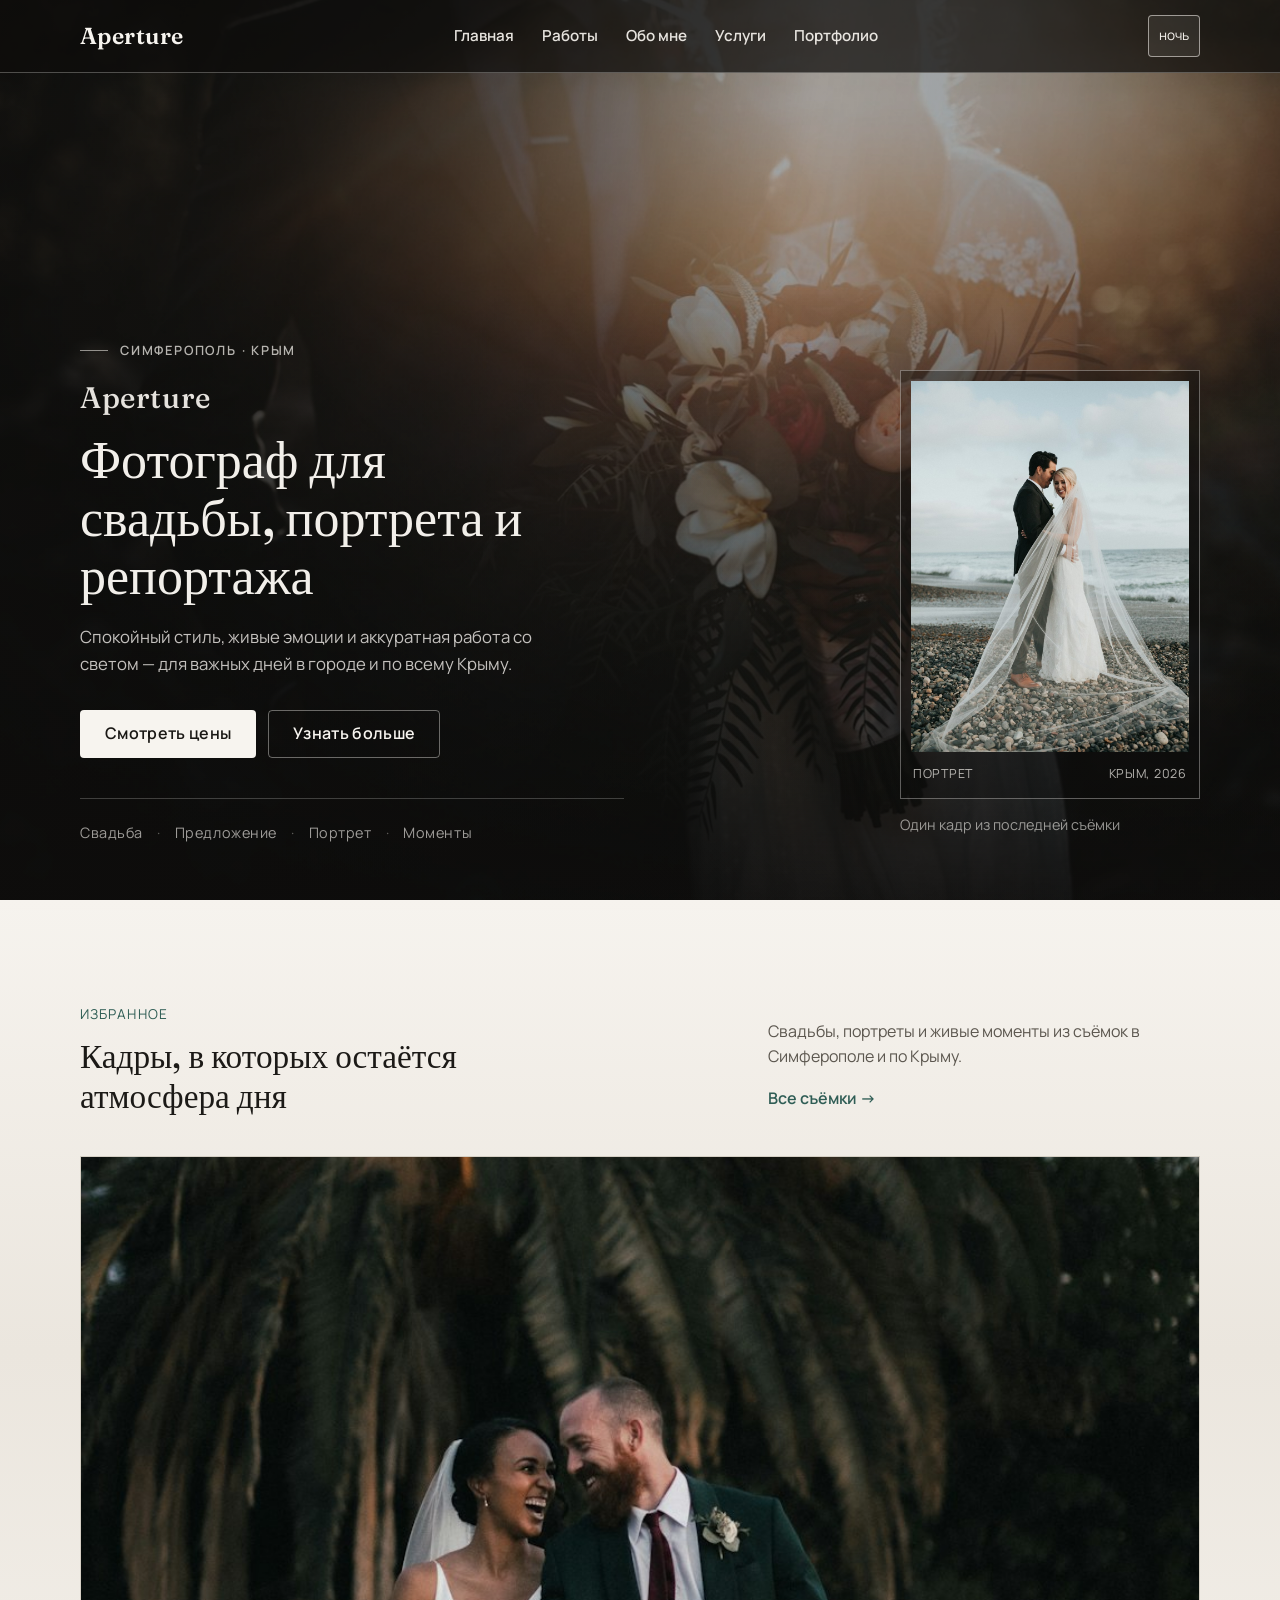
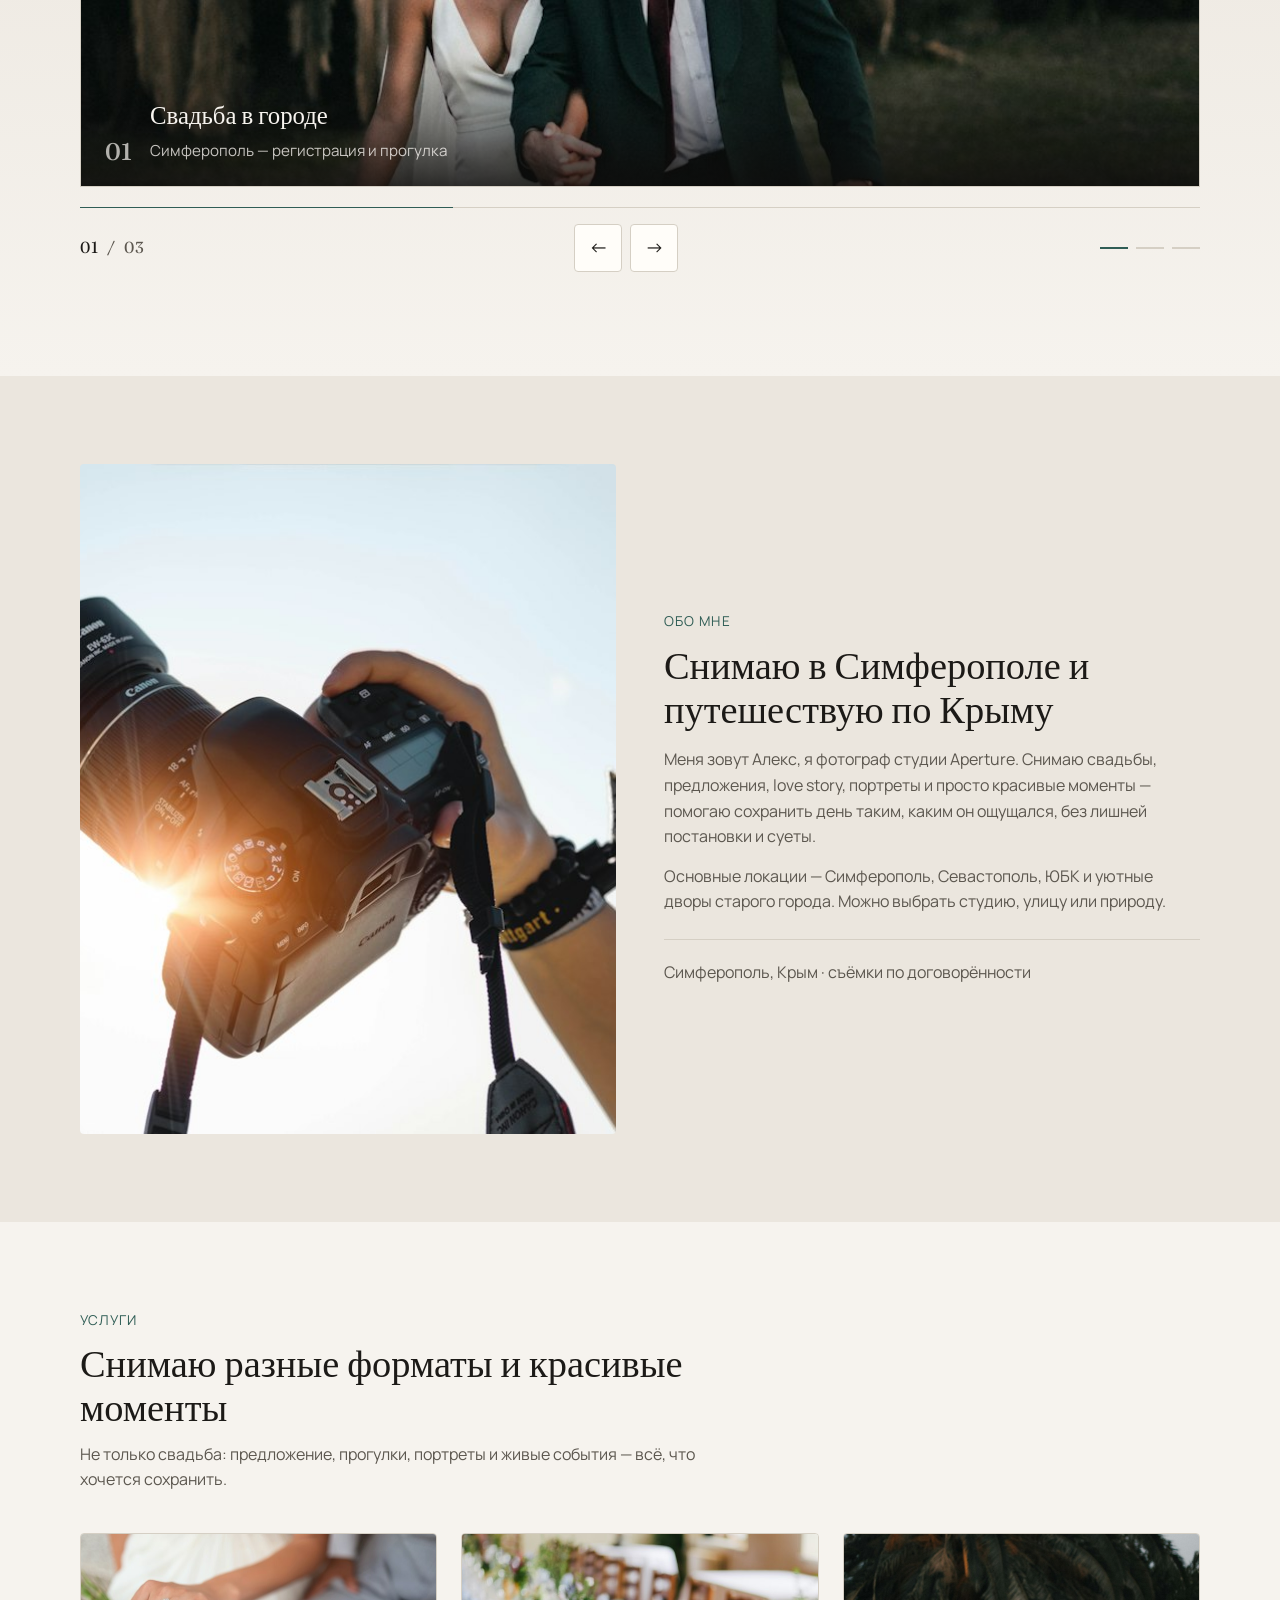
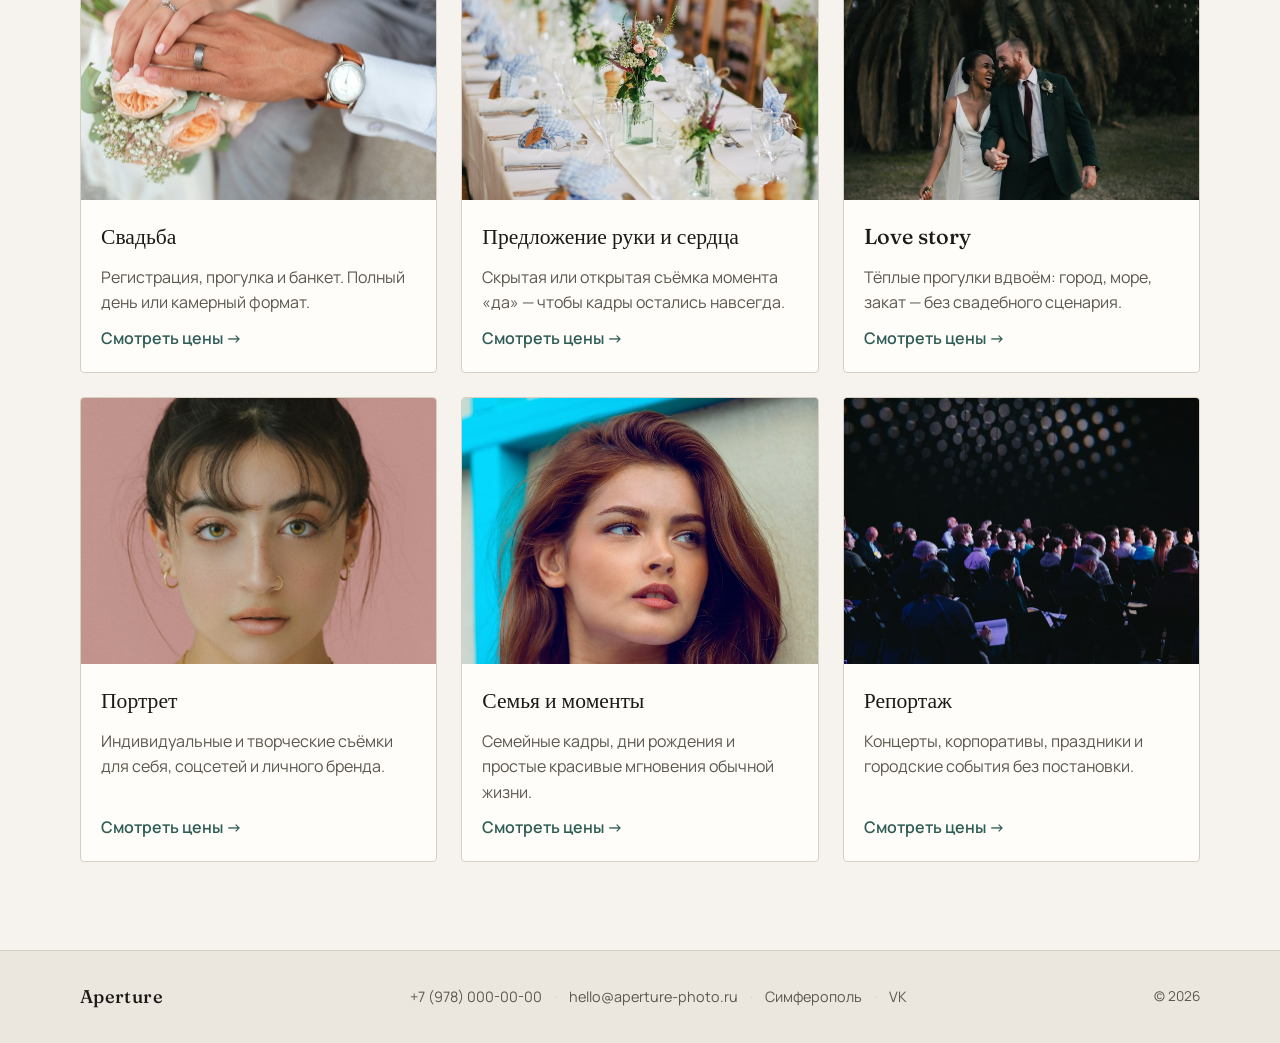
<file: index.html>
<!DOCTYPE html>
<html lang="ru" data-theme="light">
  <head>
    <meta charset="UTF-8">
    <meta name="viewport" content="width=device-width, initial-scale=1.0">
    <title>Фотограф в Симферополе — свадьба, портрет, репортаж | Aperture</title>
    <meta name="description" content="Aperture — фотограф в Симферополе и Крыму. Свадебная, портретная и репортажная съёмка. Запись на фотосессию.">
    <link rel="icon" href="assets/favicon.png" type="image/png">
    <link rel="preconnect" href="https://fonts.googleapis.com">
    <link rel="preconnect" href="https://fonts.gstatic.com" crossorigin>
    <link
      href="https://fonts.googleapis.com/css2?family=Fraunces:opsz,wght@9..144,500;9..144,600&family=Manrope:wght@400;600&display=swap"
      rel="stylesheet"
    >
    <script>try {
        let t = localStorage.getItem('theme');
        if (t === 'dark' || t === 'light') {
          document.documentElement.setAttribute('data-theme', t);
        }
      } catch (e) {}</script>
    <link rel="stylesheet" href="css/style.css">
  </head>
  <body>
    <main>
      <section class="hero" id="hero">
        <div class="hero__media" aria-hidden="true">
          <img src="assets/images/hero.jpg" alt="" width="1400" height="900">
        </div>
        <div class="hero__shade" aria-hidden="true"></div>

        <header class="header header--on-hero">
          <div class="container header__inner">
            <a class="logo" href="index.html">Aperture</a>
            <nav class="nav" aria-label="Main navigation">
              <ul class="nav__list">
                <li>
                  <a class="nav__link" href="#hero">Главная</a>
                </li>
                <li>
                  <a class="nav__link" href="#works">Работы</a>
                </li>
                <li>
                  <a class="nav__link" href="#about">Обо мне</a>
                </li>
                <li>
                  <a class="nav__link" href="#services">Услуги</a>
                </li>
                <li>
                  <a class="nav__link" href="portfolio.html">Портфолио</a>
                </li>
              </ul>
            </nav>
            <div class="header__actions">
              <button class="theme-toggle" type="button" aria-label="Включить тёмную тему">ночь</button>
              <button class="burger"
                type="button"
                aria-label="Открыть меню"
                aria-expanded="false"
              >
                <span class="burger__line"></span>
                <span class="burger__line"></span>
                <span class="burger__line"></span>
              </button>
            </div>
          </div>
        </header>

        <div class="container hero__layout">
          <div class="hero__content">
            <p class="hero__eyebrow">Симферополь · Крым</p>
            <p class="hero__brand">Aperture</p>
            <h1 class="hero__title">Фотограф для свадьбы, портрета и репортажа</h1>
            <p class="hero__text">Спокойный стиль, живые эмоции и аккуратная работа со светом —
              для важных дней в городе и по всему Крыму.</p>
            <div class="hero__actions">
              <a class="btn btn--primary" href="portfolio.html">Смотреть цены</a>
              <a class="btn btn--ghost" href="#about">Узнать больше</a>
            </div>
            <ul class="hero__meta">
              <li>Свадьба</li>
              <li>Предложение</li>
              <li>Портрет</li>
              <li>Моменты</li>
            </ul>
          </div>

          <aside class="hero__aside" aria-label="Featured frame">
            <figure class="hero__frame">
              <img
                src="assets/images/slide-2.jpg"
                alt="Portrait session in Crimea — featured frame"
                width="600"
                height="800"
              >
              <figcaption class="hero__frame-caption">
                <span>Портрет</span>
                <span>Крым, 2026</span>
              </figcaption>
            </figure>
            <p class="hero__aside-note">Один кадр из последней съёмки</p>
            </aside>
        </div>
      </section>

      <section class="section section--works" id="works">
        <div class="container">
          <div class="works-head">
            <div class="works-head__main">
              <span class="section__eyebrow">Избранное</span>
              <h2 class="section__title">Кадры, в которых остаётся атмосфера дня</h2>
            </div>
            <div class="works-head__side">
              <p class="section__text">Свадьбы, портреты и живые моменты из съёмок в Симферополе и по Крыму.</p>
              <a class="works-head__link" href="portfolio.html">Все съёмки →</a>
            </div>
          </div>

          <div class="slider">
            <div class="slider__viewport">
              <div class="slider__track">
                <article class="slider__slide">
                  <div class="slider__media">
                    <img
                      src="assets/images/slide-1.jpg"
                      alt="Wedding photoshoot in Simferopol — couple on the wedding day"
                      width="1000"
                      height="667"
                    >
                    <div class="slider__caption">
                      <span class="slider__index">01</span>
                      <div class="slider__caption-text">
                        <strong>Свадьба в городе</strong>
                        <span>Симферополь — регистрация и прогулка</span>
                      </div>
                    </div>
                  </div>
                </article>
                <article class="slider__slide">
                  <div class="slider__media">
                    <img
                      src="assets/images/slide-2.jpg"
                      alt="Portrait session in Crimea — natural light"
                      width="1000"
                      height="667"
                    >
                    <div class="slider__caption">
                      <span class="slider__index">02</span>
                      <div class="slider__caption-text">
                        <strong>Портрет</strong>
                        <span>Мягкий свет и спокойный ритм съёмки</span>
                      </div>
                    </div>
                  </div>
                </article>
                <article class="slider__slide">
                  <div class="slider__media">
                    <img
                      src="assets/images/slide-3.jpg"
                      alt="Event reportage photography in Simferopol"
                      width="1000"
                      height="667"
                    >
                    <div class="slider__caption">
                      <span class="slider__index">03</span>
                      <div class="slider__caption-text">
                        <strong>Репортаж</strong>
                        <span>Живые моменты праздника и города</span>
                      </div>
                    </div>
                  </div>
                </article>
              </div>
            </div>
            <div class="slider__controls">
              <div class="slider__progress" aria-hidden="true">
                <span class="slider__progress-bar"></span>
              </div>
              <div class="slider__controls-row">
                <p class="slider__counter">
                  <span class="slider__counter-current">01</span>
                  <span class="slider__counter-sep">/</span>
                  <span class="slider__counter-total">03</span>
                </p>
                <div class="slider__buttons">
                  <button class="slider__btn slider__btn--prev"
                    type="button"
                    aria-label="Предыдущий слайд"
                  >←</button>
                  <button class="slider__btn slider__btn--next"
                    type="button"
                    aria-label="Следующий слайд"
                  >→</button>
                </div>
                <div class="slider__dots" role="tablist" aria-label="Slides">
                  <button class="slider__dot is-active"
                    type="button"
                    aria-label="Слайд 1"
                    aria-current="true"
                  ></button>
                  <button class="slider__dot"
                    type="button"
                    aria-label="Слайд 2"
                    aria-current="false"
                  ></button>
                  <button class="slider__dot"
                    type="button"
                    aria-label="Слайд 3"
                    aria-current="false"
                  ></button>
                </div>
              </div>
            </div>
          </div>
        </div>
      </section>

      <section class="section section--soft" id="about">
        <div class="container about">
          <div class="about__media">
            <img
              src="assets/images/about.jpg"
              alt="Aperture photographer at work in Simferopol"
              width="1000"
              height="1250"
            >
          </div>
          <div class="about__content">
            <span class="section__eyebrow">Обо мне</span>
            <h2 class="section__title">Снимаю в Симферополе и путешествую по Крыму</h2>
            <p class="about__text">Меня зовут Алекс, я фотограф студии Aperture. Снимаю свадьбы, предложения,
              love story, портреты и просто красивые моменты — помогаю сохранить день
              таким, каким он ощущался, без лишней постановки и суеты.</p>
            <p class="about__text">Основные локации — Симферополь, Севастополь, ЮБК и уютные дворы старого города.
              Можно выбрать студию, улицу или природу.</p>
            <p class="about__meta">Симферополь, Крым · съёмки по договорённости</p>
          </div>
        </div>
      </section>

      <section class="section" id="services">
        <div class="container">
          <div class="section__head">
            <span class="section__eyebrow">Услуги</span>
            <h2 class="section__title">Снимаю разные форматы и красивые моменты</h2>
            <p class="section__text">Не только свадьба: предложение, прогулки, портреты и живые события —
              всё, что хочется сохранить.</p>
            </div>
          <div class="services">
            <article class="service">
              <div class="service__media">
                <img
                  src="assets/images/service-wedding.jpg"
                  alt="Wedding photography in Simferopol"
                  width="800"
                  height="600"
                >
              </div>
              <div class="service__body">
                <h3 class="service__title">Свадьба</h3>
                <p class="service__text">Регистрация, прогулка и банкет. Полный день или камерный формат.</p>
                <a class="service__link" href="portfolio.html">Смотреть цены →</a>
              </div>
            </article>
            <article class="service">
              <div class="service__media">
                <img
                  src="assets/images/wedding-3.jpg"
                  alt="Marriage proposal photoshoot in Crimea"
                  width="800"
                  height="600"
                >
              </div>
              <div class="service__body">
                <h3 class="service__title">Предложение руки и сердца</h3>
                <p class="service__text">Скрытая или открытая съёмка момента «да» — чтобы кадры остались навсегда.</p>
                <a class="service__link" href="portfolio.html">Смотреть цены →</a>
              </div>
            </article>
            <article class="service">
              <div class="service__media">
                <img
                  src="assets/images/slide-1.jpg"
                  alt="Love story photoshoot for a couple in Simferopol"
                  width="800"
                  height="600"
                >
              </div>
              <div class="service__body">
                <h3 class="service__title">Love story</h3>
                <p class="service__text">Тёплые прогулки вдвоём: город, море, закат — без свадебного сценария.</p>
                <a class="service__link" href="portfolio.html">Смотреть цены →</a>
              </div>
            </article>
            <article class="service">
              <div class="service__media">
                <img
                  src="assets/images/service-portrait.jpg"
                  alt="Portrait photoshoot in Crimea"
                  width="800"
                  height="600"
                >
              </div>
              <div class="service__body">
                <h3 class="service__title">Портрет</h3>
                <p class="service__text">Индивидуальные и творческие съёмки для себя, соцсетей и личного бренда.</p>
                <a class="service__link" href="portfolio.html">Смотреть цены →</a>
              </div>
            </article>
            <article class="service">
              <div class="service__media">
                <img
                  src="assets/images/portrait-3.jpg"
                  alt="Family and everyday moments photoshoot in Simferopol"
                  width="800"
                  height="600"
                >
              </div>
              <div class="service__body">
                <h3 class="service__title">Семья и моменты</h3>
                <p class="service__text">Семейные кадры, дни рождения и простые красивые мгновения обычной жизни.</p>
                <a class="service__link" href="portfolio.html">Смотреть цены →</a>
              </div>
            </article>
            <article class="service">
              <div class="service__media">
                <img
                  src="assets/images/service-reportage.jpg"
                  alt="Event reportage photography in Simferopol"
                  width="800"
                  height="600"
                >
              </div>
              <div class="service__body">
                <h3 class="service__title">Репортаж</h3>
                <p class="service__text">Концерты, корпоративы, праздники и городские события без постановки.</p>
                <a class="service__link" href="portfolio.html">Смотреть цены →</a>
              </div>
            </article>
          </div>
        </div>
      </section>
    </main>

    <footer class="footer">
      <div class="container footer__row">
        <a class="footer__brand" href="index.html">Aperture</a>
        <nav class="footer__nav" aria-label="Footer">
          <a href="tel:+79780000000">+7 (978) 000-00-00</a>
          <a href="mailto:hello@aperture-photo.ru">hello@aperture-photo.ru</a>
          <a
            href="https://yandex.ru/maps/146/simferopol/"
            target="_blank"
            rel="noopener noreferrer"
          >Симферополь</a>
          <a href="https://vk.com/" target="_blank" rel="noopener noreferrer">VK</a>
        </nav>
        <p class="footer__copy">© 2026</p>
      </div>
    </footer>

    <script src="js/theme.js"></script>
    <script src="js/main.js"></script>
  </body>
</html>
</file>
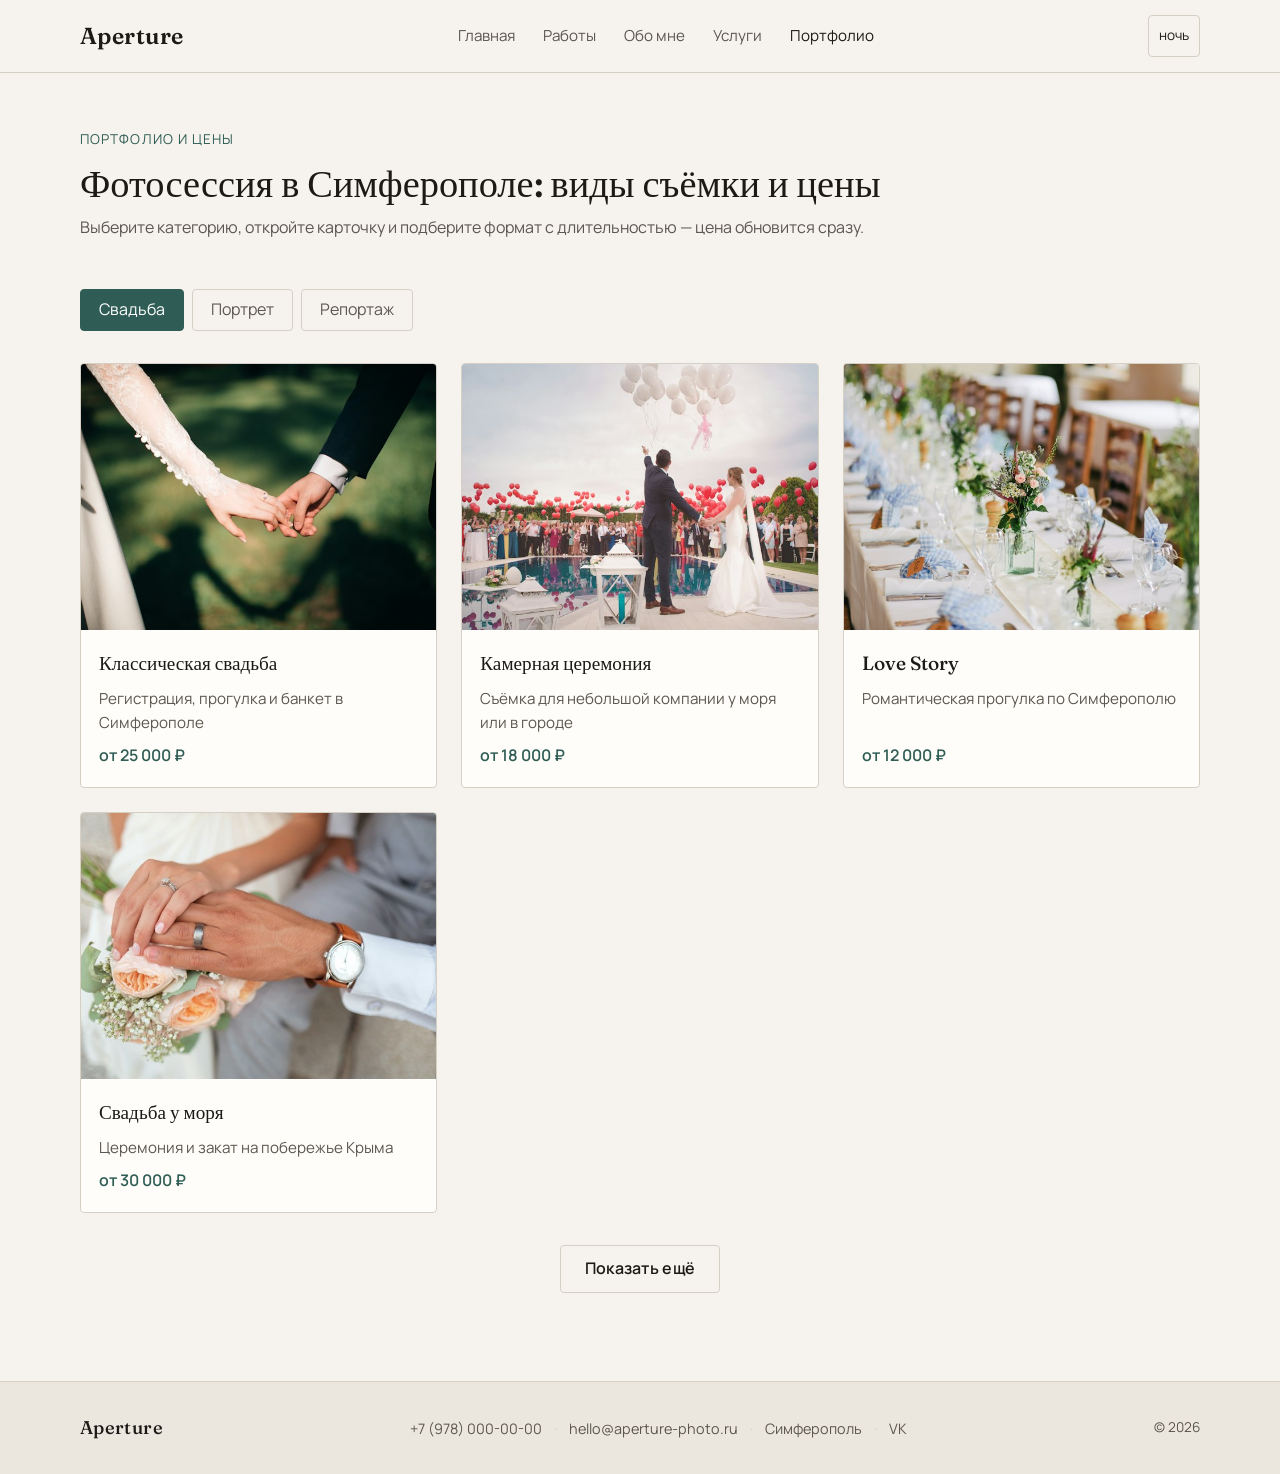
<file: portfolio.html>
<!DOCTYPE html>
<html lang="ru" data-theme="light">
  <head>
    <meta charset="UTF-8">
    <meta name="viewport" content="width=device-width, initial-scale=1.0">
    <title>Цены на фотосессию в Симферополе и Крыму | Aperture</title>
    <meta name="description" content="Пакеты фотосессий Aperture в Симферополе: свадьба, портрет и репортаж. Цены, форматы и длительность съёмки.">
    <link rel="icon" href="assets/favicon.png" type="image/png">
    <link rel="preconnect" href="https://fonts.googleapis.com">
    <link rel="preconnect" href="https://fonts.gstatic.com" crossorigin>
    <link
      href="https://fonts.googleapis.com/css2?family=Fraunces:opsz,wght@9..144,500;9..144,600&family=Manrope:wght@400;600&display=swap"
      rel="stylesheet"
    >
    <script>try {
        let t = localStorage.getItem('theme');
        if (t === 'dark' || t === 'light') {
          document.documentElement.setAttribute('data-theme', t);
        }
      } catch (e) {}</script>
    <link rel="stylesheet" href="css/style.css">
  </head>
  <body>
    <header class="header">
      <div class="container header__inner">
        <a class="logo" href="index.html">Aperture</a>
        <nav class="nav" aria-label="Main navigation">
          <ul class="nav__list">
            <li>
              <a class="nav__link" href="index.html#hero">Главная</a>
            </li>
            <li>
              <a class="nav__link" href="index.html#works">Работы</a>
            </li>
            <li>
              <a class="nav__link" href="index.html#about">Обо мне</a>
            </li>
            <li>
              <a class="nav__link" href="index.html#services">Услуги</a>
            </li>
            <li>
              <a class="nav__link is-current" href="portfolio.html">Портфолио</a>
            </li>
          </ul>
        </nav>
        <div class="header__actions">
          <button class="theme-toggle" type="button" aria-label="Включить тёмную тему">ночь</button>
          <button class="burger"
            type="button"
            aria-label="Открыть меню"
            aria-expanded="false"
          >
            <span class="burger__line"></span>
            <span class="burger__line"></span>
            <span class="burger__line"></span>
          </button>
        </div>
      </div>
    </header>

    <main>
      <section class="catalog-hero">
        <div class="container">
          <span class="section__eyebrow">Портфолио и цены</span>
          <h1 class="section__title">Фотосессия в Симферополе: виды съёмки и цены</h1>
          <p class="section__text">Выберите категорию, откройте карточку и подберите формат с длительностью — цена обновится сразу.</p>
          </div>
      </section>

      <section class="section" style="padding-top: 24px">
        <div class="container">
          <div class="catalog__tabs">
            <button class="catalog__tab is-active" type="button" data-category="wedding">Свадьба</button>
            <button class="catalog__tab" type="button" data-category="portrait">Портрет</button>
            <button class="catalog__tab" type="button" data-category="reportage">Репортаж</button>
          </div>

          <div class="catalog__list"></div>

          <div class="catalog__more-wrap">
            <button class="btn btn--ghost catalog__more" type="button" hidden>Показать ещё</button>
          </div>
        </div>
      </section>
    </main>

    <div class="modal" aria-hidden="true" role="dialog" aria-modal="true" aria-labelledby="modal-title">
      <div class="modal__overlay"></div>
      <div class="modal__dialog">
        <button class="modal__close"
          type="button"
          aria-label="Закрыть"
        >
          ×
        </button>
        <div class="modal__body"></div>
      </div>
    </div>

    <footer class="footer">
      <div class="container footer__row">
        <a class="footer__brand" href="index.html">Aperture</a>
        <nav class="footer__nav" aria-label="Footer">
          <a href="tel:+79780000000">+7 (978) 000-00-00</a>
          <a href="mailto:hello@aperture-photo.ru">hello@aperture-photo.ru</a>
          <a
            href="https://yandex.ru/maps/146/simferopol/"
            target="_blank"
            rel="noopener noreferrer"
          >Симферополь</a>
          <a href="https://vk.com/" target="_blank" rel="noopener noreferrer">VK</a>
        </nav>
        <p class="footer__copy">© 2026</p>
      </div>
    </footer>

    <script src="js/theme.js"></script>
    <script src="js/main.js"></script>
    <script src="js/data.js"></script>
    <script src="js/portfolio.js"></script>
  </body>
</html>
</file>
<file: css/style.css>
*,
*::before,
*::after {
  box-sizing: border-box;
}

html {
  scroll-behavior: smooth;
}

:root {
  --bg: #f6f3ee;
  --bg-soft: #ebe6de;
  --text: #1c1a17;
  --text-muted: #5c574f;
  --accent: #2f5d55;
  --accent-hover: #244942;
  --line: #d5cfc4;
  --surface: #fffdf9;
  --overlay: rgba(28, 26, 23, 0.55);
  --header-height: 72px;
  --max: 1120px;
  --font-display: 'Fraunces', Georgia, serif;
  --font-body: 'Manrope', Helvetica, Arial, sans-serif;
}

[data-theme='dark'] {
  --bg: #141311;
  --bg-soft: #1d1b18;
  --text: #f3efe8;
  --text-muted: #b3aaa0;
  --accent: #7eb3a8;
  --accent-hover: #9bc7bd;
  --line: #35312c;
  --surface: #1c1a17;
  --overlay: rgba(0, 0, 0, 0.7);
}

body {
  margin: 0;
  font-family: var(--font-body);
  font-size: 16px;
  line-height: 1.6;
  color: var(--text);
  background: var(--bg);
}

img {
  max-width: 100%;
  height: auto;
  display: block;
}

a {
  color: inherit;
  text-decoration: none;
  transition: color 0.2s ease, opacity 0.2s ease, background-color 0.2s ease,
    border-color 0.2s ease;
}

button {
  font: inherit;
  color: inherit;
  cursor: pointer;
  border: none;
  background: none;
  transition: color 0.2s ease, opacity 0.2s ease, background-color 0.2s ease,
    border-color 0.2s ease;
}

ul {
  margin: 0;
  padding: 0;
  list-style: none;
}

h1,
h2,
h3,
p {
  margin: 0;
}

.container {
  width: min(100% - 40px, var(--max));
  margin-inline: auto;
}

body.menu-open,
body.modal-open {
  overflow: hidden;
}

/* Header */

.header {
  position: sticky;
  top: 0;
  z-index: 100;
  background: var(--bg);
  border-bottom: 1px solid var(--line);
}

.header--on-hero {
  position: absolute;
  top: 0;
  left: 0;
  right: 0;
  background: rgba(14, 13, 12, 0.72);
  border-bottom: 1px solid rgba(247, 244, 239, 0.28);
  color: #f7f4ef;
}

.header--on-hero .logo {
  color: #f7f4ef;
  font-size: 1.45rem;
  letter-spacing: 0.02em;
}

.header--on-hero .logo:hover {
  color: #fff;
}

.header--on-hero .nav__link {
  color: rgba(247, 244, 239, 0.92);
  font-weight: 600;
}

.header--on-hero .nav__link:hover,
.header--on-hero .nav__link.is-current {
  color: #fff;
}

.header--on-hero .theme-toggle,
.header--on-hero .burger {
  border-color: rgba(247, 244, 239, 0.55);
  color: #f7f4ef;
  background: rgba(247, 244, 239, 0.08);
}

.header--on-hero .theme-toggle:hover,
.header--on-hero .burger:hover {
  border-color: #f7f4ef;
  color: #fff;
  background: rgba(247, 244, 239, 0.14);
}

.header--on-hero .burger__line {
  background: #f7f4ef;
}

.header__inner {
  display: flex;
  align-items: center;
  justify-content: space-between;
  gap: 20px;
  min-height: var(--header-height);
}

.logo {
  font-family: var(--font-display);
  font-size: 1.45rem;
  font-weight: 600;
  letter-spacing: 0.02em;
}

.logo:hover {
  color: var(--accent);
}

.nav {
  display: flex;
  align-items: center;
}

.nav__list {
  display: flex;
  align-items: center;
  gap: 28px;
}

.nav__link {
  font-size: 0.95rem;
  color: var(--text-muted);
}

.nav__link:hover,
.nav__link.is-current {
  color: var(--text);
}

.header__actions {
  display: flex;
  align-items: center;
  gap: 8px;
}

.theme-toggle {
  min-width: 42px;
  height: 42px;
  padding: 0 10px;
  border: 1px solid var(--line);
  border-radius: 4px;
  font-size: 0.85rem;
}

.theme-toggle:hover {
  border-color: var(--accent);
  color: var(--accent);
}

.burger {
  display: none;
  width: 42px;
  height: 42px;
  position: relative;
  border: 1px solid var(--line);
  border-radius: 4px;
}

.burger__line {
  position: absolute;
  left: 10px;
  right: 10px;
  height: 2px;
  background: var(--text);
  transition: transform 0.25s ease, opacity 0.25s ease, top 0.25s ease;
}

.burger__line:nth-child(1) {
  top: 13px;
}

.burger__line:nth-child(2) {
  top: 20px;
}

.burger__line:nth-child(3) {
  top: 27px;
}

.burger.is-open .burger__line:nth-child(1) {
  top: 20px;
  transform: rotate(45deg);
}

.burger.is-open .burger__line:nth-child(2) {
  opacity: 0;
}

.burger.is-open .burger__line:nth-child(3) {
  top: 20px;
  transform: rotate(-45deg);
}

/* Buttons */

.btn {
  display: inline-flex;
  align-items: center;
  justify-content: center;
  min-height: 48px;
  padding: 0 24px;
  border: 1px solid transparent;
  border-radius: 4px;
  font-weight: 600;
  letter-spacing: 0.02em;
}

.btn--primary {
  background: var(--accent);
  color: #fff;
}

.btn--primary:hover {
  background: var(--accent-hover);
}

[data-theme='dark'] .btn--primary {
  color: #141311;
}

.btn--ghost {
  border-color: var(--line);
  background: transparent;
}

.btn--ghost:hover {
  border-color: var(--accent);
  color: var(--accent);
}

/* Hero */

.hero {
  position: relative;
  min-height: 100vh;
  min-height: 100dvh;
  display: grid;
  align-items: end;
  overflow: hidden;
  color: #f7f4ef;
  background: #1a1815;
}

.hero__media {
  position: absolute;
  inset: 0;
  z-index: 0;
}

.hero__media img {
  width: 100%;
  height: 100%;
  object-fit: cover;
  object-position: center 28%;
  transform: scale(1.04);
  animation: hero-zoom 18s ease-out forwards;
}

@keyframes hero-zoom {
  from {
    transform: scale(1.08);
  }
  to {
    transform: scale(1.02);
  }
}

@media (prefers-reduced-motion: reduce) {
  .hero__media img {
    animation: none;
    transform: none;
  }
}

.hero__shade {
  position: absolute;
  inset: 0;
  z-index: 0;
  background:
    linear-gradient(
      100deg,
      rgba(14, 13, 12, 0.9) 0%,
      rgba(14, 13, 12, 0.62) 34%,
      rgba(14, 13, 12, 0.28) 58%,
      rgba(14, 13, 12, 0.42) 100%
    ),
    linear-gradient(
      to top,
      rgba(14, 13, 12, 0.88) 0%,
      rgba(14, 13, 12, 0.28) 38%,
      transparent 68%
    );
}

.hero__layout {
  position: relative;
  z-index: 2;
  display: grid;
  grid-template-columns: minmax(0, 1.05fr) minmax(220px, 0.72fr);
  gap: 48px;
  align-items: end;
  padding-top: calc(var(--header-height) + 40px);
  padding-bottom: 56px;
}

.hero__content {
  max-width: 34rem;
  padding: 0;
}

.hero__aside {
  justify-self: end;
  width: min(100%, 300px);
  margin-bottom: 8px;
}

.hero__frame {
  margin: 0;
  border: 1px solid rgba(247, 244, 239, 0.35);
  background: rgba(14, 13, 12, 0.35);
  padding: 10px 10px 0;
}

.hero__frame img {
  width: 100%;
  aspect-ratio: 3 / 4;
  object-fit: cover;
  display: block;
}

.hero__frame-caption {
  display: flex;
  justify-content: space-between;
  gap: 12px;
  padding: 12px 2px 14px;
  font-size: 0.78rem;
  letter-spacing: 0.06em;
  text-transform: uppercase;
  color: rgba(247, 244, 239, 0.72);
}

.hero__aside-note {
  margin-top: 14px;
  font-size: 0.9rem;
  color: rgba(247, 244, 239, 0.58);
}

.hero__eyebrow {
  display: inline-flex;
  align-items: center;
  gap: 12px;
  margin-bottom: 20px;
  font-size: 0.8rem;
  font-weight: 600;
  letter-spacing: 0.14em;
  text-transform: uppercase;
  color: rgba(247, 244, 239, 0.72);
}

.hero__eyebrow::before {
  content: '';
  width: 28px;
  height: 1px;
  background: rgba(247, 244, 239, 0.55);
}

.hero__brand {
  font-family: var(--font-display);
  font-size: clamp(1.5rem, 2.5vw, 1.85rem);
  font-weight: 500;
  line-height: 1.2;
  letter-spacing: 0.02em;
  margin-bottom: 14px;
  color: rgba(247, 244, 239, 0.92);
  text-transform: none;
}

.hero__title {
  font-family: var(--font-display);
  font-size: clamp(2rem, 5vw, 3.25rem);
  font-weight: 500;
  line-height: 1.12;
  max-width: 14ch;
  margin-bottom: 18px;
  color: rgba(247, 244, 239, 0.98);
}

.hero__text {
  max-width: 32rem;
  font-size: 1.05rem;
  line-height: 1.65;
  color: rgba(247, 244, 239, 0.78);
  margin-bottom: 32px;
}

.hero__actions {
  display: flex;
  flex-wrap: wrap;
  gap: 12px;
  margin-bottom: 40px;
}

.hero .btn--primary {
  background: #f7f4ef;
  color: #1a1815;
}

.hero .btn--primary:hover {
  background: #fff;
  color: #1a1815;
}

.hero .btn--ghost {
  border-color: rgba(247, 244, 239, 0.4);
  color: #f7f4ef;
}

.hero .btn--ghost:hover {
  border-color: #f7f4ef;
  background: rgba(247, 244, 239, 0.08);
  color: #f7f4ef;
}

.hero__meta {
  display: flex;
  flex-wrap: wrap;
  gap: 10px 0;
  padding-top: 22px;
  border-top: 1px solid rgba(247, 244, 239, 0.22);
  color: rgba(247, 244, 239, 0.62);
  font-size: 0.9rem;
  letter-spacing: 0.04em;
}

.hero__meta li:not(:last-child)::after {
  content: '·';
  margin: 0 14px;
  color: rgba(247, 244, 239, 0.35);
}

/* Sections */

.section {
  padding: 88px 0;
}

.section--soft {
  background: var(--bg-soft);
}

.section__head {
  max-width: 640px;
  margin-bottom: 40px;
}

.section__eyebrow {
  display: block;
  margin-bottom: 10px;
  font-size: 0.85rem;
  letter-spacing: 0.08em;
  text-transform: uppercase;
  color: var(--accent);
}

.section__title {
  font-family: var(--font-display);
  font-size: clamp(1.8rem, 3vw, 2.6rem);
  font-weight: 500;
  line-height: 1.15;
  margin-bottom: 12px;
}

.section__text {
  color: var(--text-muted);
}

/* Works + Slider */

.section--works {
  padding: 104px 0;
  background:
    linear-gradient(180deg, var(--bg) 0%, var(--bg-soft) 42%, var(--bg) 100%);
}

.works-head {
  display: grid;
  grid-template-columns: 1.2fr 0.8fr;
  gap: 40px;
  align-items: end;
  margin-bottom: 40px;
}

.works-head .section__title {
  max-width: 22ch;
  margin-bottom: 0;
  font-size: clamp(1.65rem, 2.6vw, 2.2rem);
  line-height: 1.2;
}

.works-head__side {
  display: flex;
  flex-direction: column;
  gap: 16px;
  padding-bottom: 4px;
}

.works-head__side .section__text {
  max-width: 28rem;
}

.works-head__link {
  color: var(--accent);
  font-weight: 600;
  width: fit-content;
}

.works-head__link:hover {
  opacity: 0.75;
}

.slider {
  overflow: hidden;
}

.slider__viewport {
  overflow: hidden;
  border: 1px solid var(--line);
  background: var(--surface);
}

.slider__track {
  display: flex;
  transition: transform 0.55s ease;
}

.slider__slide {
  flex: 0 0 100%;
  min-width: 100%;
}

.slider__media {
  position: relative;
  aspect-ratio: 16 / 9;
  background: var(--bg-soft);
  overflow: hidden;
}

.slider__media img {
  width: 100%;
  height: 100%;
  object-fit: cover;
  transition: transform 0.7s ease;
}

.slider__slide:hover .slider__media img {
  transform: scale(1.03);
}

.slider__caption {
  position: absolute;
  left: 0;
  right: 0;
  bottom: 0;
  display: flex;
  align-items: flex-end;
  gap: 18px;
  padding: 28px 24px 22px;
  color: #f7f4ef;
  background: linear-gradient(
    to top,
    rgba(14, 13, 12, 0.82) 0%,
    rgba(14, 13, 12, 0.35) 55%,
    transparent 100%
  );
}

.slider__index {
  font-family: var(--font-display);
  font-size: 1.5rem;
  font-weight: 500;
  line-height: 1;
  opacity: 0.7;
}

.slider__caption-text {
  display: flex;
  flex-direction: column;
  gap: 4px;
}

.slider__caption strong {
  font-family: var(--font-display);
  font-size: clamp(1.2rem, 2vw, 1.55rem);
  font-weight: 500;
}

.slider__caption-text > span {
  color: rgba(247, 244, 239, 0.78);
  font-size: 0.95rem;
}

.slider__controls {
  margin-top: 20px;
}

.slider__progress {
  height: 1px;
  background: var(--line);
  margin-bottom: 16px;
  overflow: hidden;
}

.slider__progress-bar {
  display: block;
  height: 100%;
  width: 33.333%;
  background: var(--accent);
  transition: width 0.4s ease;
}

.slider__controls-row {
  display: flex;
  align-items: center;
  justify-content: space-between;
  gap: 16px;
}

.slider__counter {
  font-family: var(--font-display);
  font-size: 1rem;
  letter-spacing: 0.04em;
  min-width: 4.5rem;
}

.slider__counter-sep {
  margin: 0 4px;
  color: var(--text-muted);
}

.slider__counter-total {
  color: var(--text-muted);
}

.slider__buttons {
  display: flex;
  gap: 8px;
}

.slider__btn {
  width: 48px;
  height: 48px;
  border: 1px solid var(--line);
  border-radius: 4px;
  font-size: 1.2rem;
  line-height: 1;
  background: var(--surface);
}

.slider__btn:hover {
  border-color: var(--accent);
  color: var(--accent);
}

.slider__dots {
  display: flex;
  gap: 8px;
}

.slider__dot {
  width: 28px;
  height: 2px;
  border-radius: 0;
  background: var(--line);
  padding: 0;
}

.slider__dot.is-active {
  background: var(--accent);
}

/* About */

.about {
  display: grid;
  grid-template-columns: 1fr 1fr;
  gap: 48px;
  align-items: center;
}

.about__media {
  border-radius: 4px;
  overflow: hidden;
  background: var(--bg-soft);
}

.about__media img {
  width: 100%;
  aspect-ratio: 4 / 5;
  object-fit: cover;
}

.about__content .section__title {
  margin-bottom: 16px;
}

.about__text {
  color: var(--text-muted);
  margin-bottom: 14px;
}

.about__meta {
  margin-top: 24px;
  padding-top: 20px;
  border-top: 1px solid var(--line);
  color: var(--text-muted);
}

/* Services */

.services {
  display: grid;
  grid-template-columns: repeat(3, 1fr);
  gap: 24px;
}

.service {
  display: flex;
  flex-direction: column;
  height: 100%;
  border: 1px solid var(--line);
  border-radius: 4px;
  overflow: hidden;
  background: var(--surface);
  transition: border-color 0.2s ease;
}

.service:hover {
  border-color: var(--accent);
}

.service__media {
  background: var(--bg-soft);
}

.service__media img {
  width: 100%;
  aspect-ratio: 4 / 3;
  object-fit: cover;
}

.service__body {
  display: flex;
  flex-direction: column;
  gap: 10px;
  padding: 20px;
  flex-grow: 1;
}

.service__title {
  font-family: var(--font-display);
  font-size: 1.35rem;
  font-weight: 500;
}

.service__text {
  color: var(--text-muted);
  flex-grow: 1;
}

.service__link {
  color: var(--accent);
  font-weight: 600;
}

.service__link:hover {
  opacity: 0.75;
}

/* Catalog page */

.catalog-hero {
  padding: 56px 0 24px;
}

.catalog-hero .section__title {
  margin-bottom: 10px;
}

.catalog__tabs {
  display: flex;
  flex-wrap: wrap;
  gap: 8px;
  margin-bottom: 32px;
}

.catalog__tab {
  min-height: 42px;
  padding: 0 18px;
  border: 1px solid var(--line);
  border-radius: 4px;
  color: var(--text-muted);
}

.catalog__tab:hover {
  color: var(--text);
  border-color: var(--text-muted);
}

.catalog__tab.is-active {
  color: #fff;
  background: var(--accent);
  border-color: var(--accent);
}

[data-theme='dark'] .catalog__tab.is-active,
[data-theme='dark'] .modal__option.is-active {
  color: #141311;
}

.catalog__list {
  display: grid;
  grid-template-columns: repeat(3, 1fr);
  gap: 24px;
}

.card {
  display: flex;
  flex-direction: column;
  border: 1px solid var(--line);
  border-radius: 4px;
  overflow: hidden;
  background: var(--surface);
  cursor: pointer;
  transition: border-color 0.2s ease;
}

.card:hover {
  border-color: var(--accent);
}

.card__image {
  background: var(--bg-soft);
}

.card__image img {
  width: 100%;
  aspect-ratio: 4 / 3;
  object-fit: cover;
}

.card__content {
  display: flex;
  flex-direction: column;
  gap: 8px;
  padding: 18px;
  flex-grow: 1;
}

.card__title {
  font-family: var(--font-display);
  font-size: 1.2rem;
  font-weight: 500;
}

.card__text {
  color: var(--text-muted);
  font-size: 0.95rem;
  flex-grow: 1;
}

.card__price {
  font-weight: 600;
  color: var(--accent);
}

.catalog__more-wrap {
  display: flex;
  justify-content: center;
  margin-top: 32px;
}

.catalog__more[hidden] {
  display: none;
}

/* Modal */

.modal {
  position: fixed;
  inset: 0;
  z-index: 200;
  display: none;
  align-items: center;
  justify-content: center;
  padding: 20px;
}

.modal.is-open {
  display: flex;
}

.modal__overlay {
  position: absolute;
  inset: 0;
  background: var(--overlay);
}

.modal__dialog {
  position: relative;
  z-index: 1;
  width: min(100%, 880px);
  max-height: calc(100vh - 40px);
  overflow: auto;
  background: var(--surface);
  border: 1px solid var(--line);
  border-radius: 4px;
}

.modal__close {
  position: absolute;
  top: 12px;
  right: 12px;
  z-index: 2;
  width: 40px;
  height: 40px;
  border: 1px solid var(--line);
  border-radius: 4px;
  background: var(--surface);
  font-size: 1.4rem;
  line-height: 1;
}

.modal__close:hover {
  border-color: var(--accent);
  color: var(--accent);
}

.modal__body {
  display: grid;
  grid-template-columns: 1fr 1fr;
}

.modal__media img {
  width: 100%;
  height: 100%;
  min-height: 320px;
  object-fit: cover;
}

.modal__info {
  padding: 28px 24px 24px;
}

.modal__title {
  font-family: var(--font-display);
  font-size: 1.6rem;
  font-weight: 500;
  margin-bottom: 10px;
  padding-right: 36px;
}

.modal__text {
  color: var(--text-muted);
  margin-bottom: 20px;
}

.modal__label {
  margin-bottom: 8px;
  font-size: 0.85rem;
  letter-spacing: 0.04em;
  text-transform: uppercase;
  color: var(--text-muted);
}

.modal__options {
  display: flex;
  flex-wrap: wrap;
  gap: 8px;
  margin-bottom: 18px;
}

.modal__option {
  min-height: 40px;
  padding: 0 14px;
  border: 1px solid var(--line);
  border-radius: 4px;
  color: var(--text-muted);
}

.modal__option:hover {
  color: var(--text);
  border-color: var(--text-muted);
}

.modal__option.is-active {
  color: #fff;
  background: var(--accent);
  border-color: var(--accent);
}

.modal__total {
  margin-top: 8px;
  padding-top: 16px;
  border-top: 1px solid var(--line);
  font-size: 1.15rem;
  font-weight: 600;
}

.modal__total span {
  color: var(--accent);
}

/* Footer */

.footer {
  padding: 22px 0;
  border-top: 1px solid var(--line);
  background: var(--bg-soft);
}

.footer__row {
  display: flex;
  align-items: center;
  justify-content: space-between;
  gap: 20px 28px;
  min-height: 48px;
}

.footer__brand {
  font-family: var(--font-display);
  font-size: 1.15rem;
  font-weight: 500;
  letter-spacing: 0.02em;
  flex-shrink: 0;
}

.footer__brand:hover {
  color: var(--accent);
}

.footer__nav {
  display: flex;
  flex-wrap: wrap;
  align-items: center;
  justify-content: center;
  gap: 8px 0;
  flex: 1;
}

.footer__nav a {
  color: var(--text-muted);
  font-size: 0.9rem;
  white-space: nowrap;
}

.footer__nav a:not(:last-child)::after {
  content: '·';
  margin: 0 12px;
  color: var(--line);
  pointer-events: none;
}

.footer__nav a:hover {
  color: var(--accent);
}

.footer__copy {
  color: var(--text-muted);
  font-size: 0.85rem;
  flex-shrink: 0;
  margin: 0;
}

/* Adaptive */

@media (max-width: 1024px) {
  .services,
  .catalog__list {
    grid-template-columns: repeat(2, 1fr);
  }

  .about {
    gap: 32px;
  }

  .works-head {
    grid-template-columns: 1fr;
    gap: 20px;
    align-items: start;
  }

  .works-head .section__title {
    max-width: none;
    font-size: clamp(1.55rem, 5vw, 1.9rem);
  }
}

@media (max-width: 768px) {
  .burger {
    display: grid;
    place-items: center;
  }

  .nav {
    position: fixed;
    top: var(--header-height);
    left: 0;
    right: 0;
    bottom: 0;
    background: var(--bg);
    padding: 28px 20px;
    transform: translateX(100%);
    transition: transform 0.3s ease;
    overflow: auto;
  }

  .nav.is-open {
    transform: translateX(0);
  }

  .nav__list {
    flex-direction: column;
    align-items: flex-start;
    gap: 20px;
  }

  .nav__link {
    font-size: 1.25rem;
    color: var(--text);
  }

  .header--on-hero .nav.is-open .nav__link {
    color: var(--text);
  }

  .hero__layout {
    grid-template-columns: 1fr;
    gap: 28px;
    padding-top: calc(var(--header-height) + 28px);
    padding-bottom: 40px;
  }

  .hero__aside {
    justify-self: start;
    width: min(100%, 260px);
  }

  .hero__content {
    padding: 0;
  }

  .section {
    padding: 64px 0;
  }

  .section--works {
    padding: 72px 0;
  }

  .slider__caption {
    padding: 22px 16px 16px;
    gap: 12px;
  }

  .slider__controls-row {
    flex-wrap: wrap;
  }

  .slider__dots {
    width: 100%;
    order: 3;
  }

  .about,
  .modal__body {
    grid-template-columns: 1fr;
  }

  .services,
  .catalog__list {
    grid-template-columns: 1fr;
  }

  .about__media img {
    aspect-ratio: 16 / 10;
  }

  .modal__media img {
    min-height: 220px;
    aspect-ratio: 16 / 10;
  }
}

@media (max-width: 480px) {
  .container {
    width: min(100% - 24px, var(--max));
  }

  .hero__aside {
    width: 100%;
    max-width: 220px;
  }

  .hero__actions {
    flex-direction: column;
    align-items: stretch;
  }

  .btn {
    width: 100%;
  }

  .slider__media {
    aspect-ratio: 4 / 3;
  }

  .footer__row {
    flex-direction: column;
    align-items: flex-start;
    gap: 12px;
    padding: 8px 0;
  }

  .footer__nav {
    justify-content: flex-start;
  }
}

@media (min-width: 1441px) {
  .container {
    width: var(--max);
  }
}
</file>
